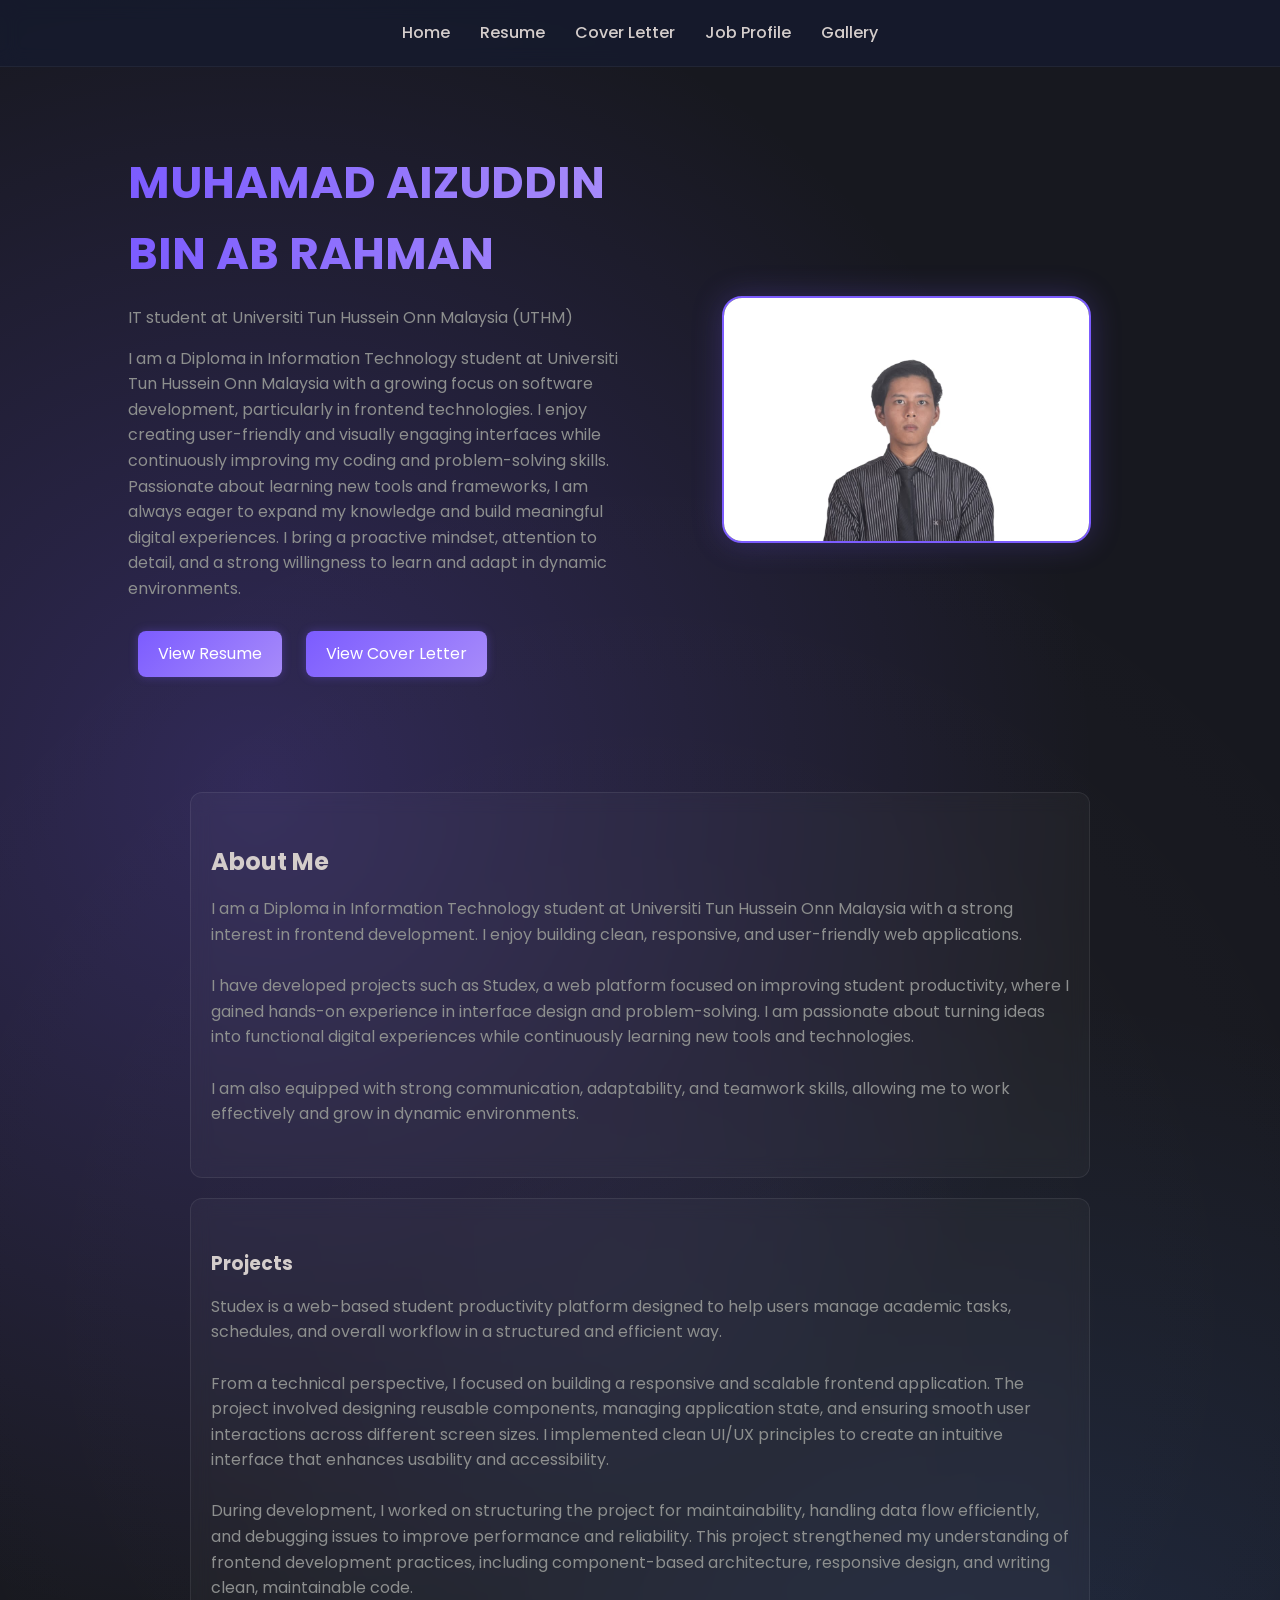
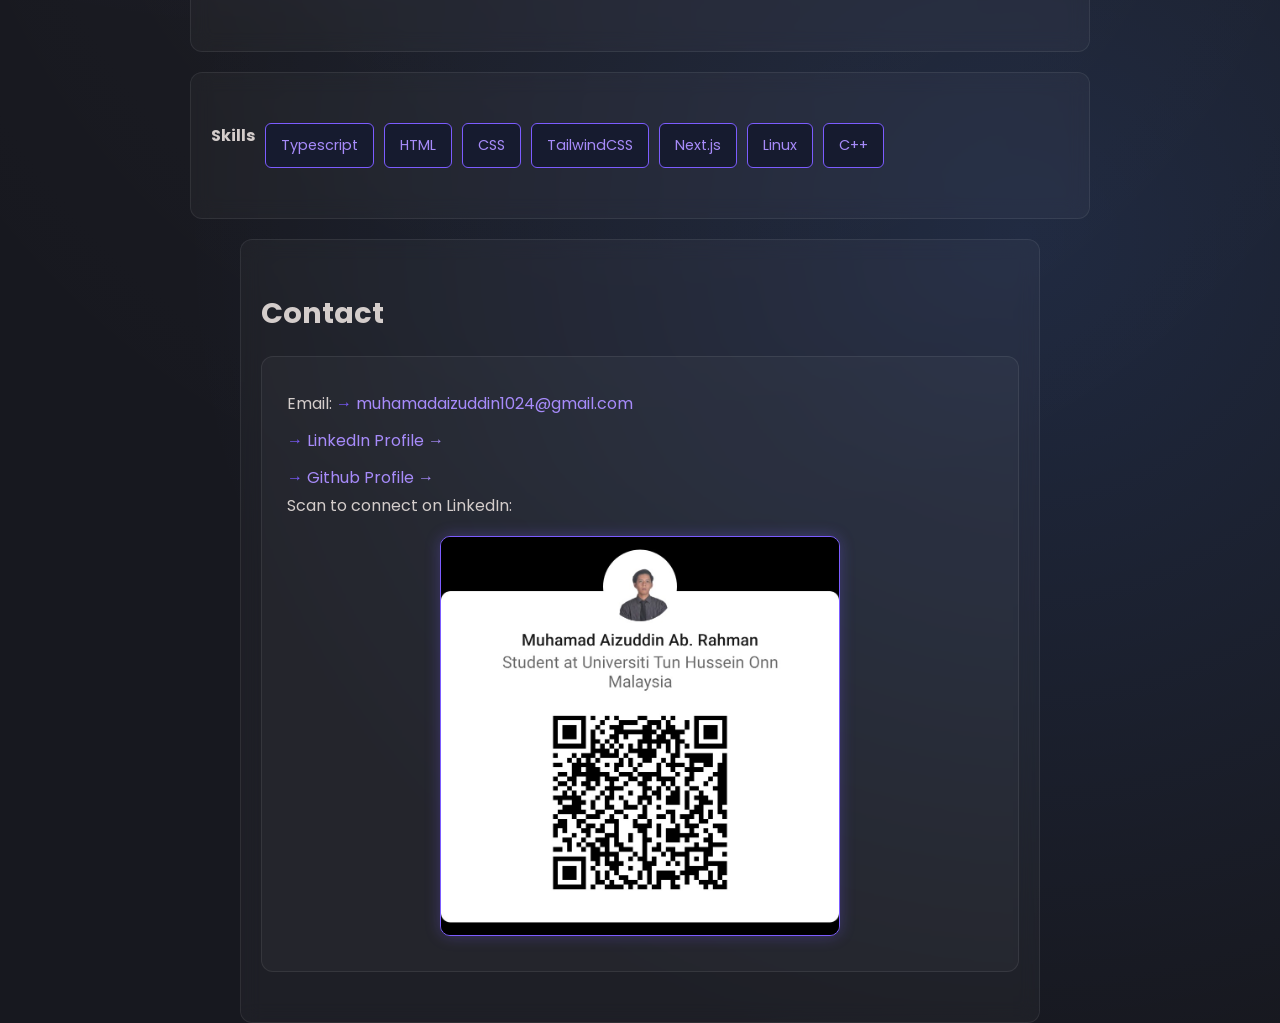
<file: index.html>
<!DOCTYPE html>
<html lang="en">
<head>
    <meta charset="UTF-8">
    <meta name="viewport" content="width=device-width, initial-scale=1.0">
    <title>E-portfolio</title>
    <link rel="stylesheet" href="style.css">
    <link href="https://fonts.googleapis.com/css2?family=Poppins:wght@300;500;700&display=swap" rel="stylesheet">
</head>
<body>
    <nav>
        <a href="/index.html">Home</a>
        <a href="/Resume.html">Resume</a>
        <a href="/CoverLetter.html">Cover Letter</a>
        <a href="/JobProfile.html">Job Profile</a>
        <a href="/Gallery.html">Gallery</a>
    </nav>
    <main class="hero">
        <div class="hero-text">
        <h1> 
            MUHAMAD AIZUDDIN BIN AB RAHMAN
        </h1>
        <p>
           IT student at Universiti Tun Hussein Onn Malaysia (UTHM) 
        </p>
            <p>
                I am a Diploma in Information Technology student at Universiti Tun Hussein Onn Malaysia with a growing focus on software development, 
                particularly in frontend technologies. I enjoy creating user-friendly and visually engaging interfaces 
                while continuously improving my coding and problem-solving skills.
                 Passionate about learning new tools and frameworks, 
                 I am always eager to expand my knowledge and build meaningful digital experiences. 
                 I bring a proactive mindset, 
                 attention to detail, and a strong willingness to learn and adapt in dynamic environments.
            </p>

            <a href="/Resume.html">View Resume</a>
            <a href="/CoverLetter.html">View Cover Letter</a>
        </div>
    

        <div class="hero-image">
            <img src="Portfolio pic.jpeg" alt="Placeholder">
        </div>
    </main>

    <section class="about"> 
        <h2> About Me </h2>
        <p> I am a Diploma in Information Technology student at Universiti Tun Hussein Onn Malaysia with a strong interest in frontend development. 
            I enjoy building clean, responsive, and user-friendly web applications. <br><br>

            I have developed projects such as Studex, a web platform focused on improving student productivity, 
            where I gained hands-on experience in interface design and problem-solving. 
            I am passionate about turning ideas into functional digital experiences while continuously learning new tools and technologies. <br><br> 

            I am also equipped with strong communication, adaptability, and teamwork skills, allowing me to work effectively and grow in dynamic environments.
        </p>
    </section>
    <section class="projects">
        <h3> Projects </h3>
                <p>
                    Studex is a web-based student productivity platform designed to help users manage academic tasks,
                     schedules, and overall workflow in a structured and efficient way. <br><br>

                    From a technical perspective, I focused on building a responsive and scalable frontend application. The project involved designing reusable components, 
                    managing application state, and ensuring smooth user interactions across different screen sizes. 
                    I implemented clean UI/UX principles to create an intuitive interface that enhances usability and accessibility. <br><br>

                    During development, I worked on structuring the project for maintainability, handling data flow efficiently, 
                    and debugging issues to improve performance and reliability. This project strengthened my understanding of frontend development practices, 
                    including component-based architecture, responsive design, and writing clean, maintainable code.
                </p>
    </section>
    <section class="skills">
        <h4>Skills</h4>
            <div>Typescript</div>
            <div>HTML</div>
            <div>CSS</div>
            <div>TailwindCSS</div>
            <div>Next.js</div>
            <div>Linux</div>
            <div>C++</div>
    </section>
    <section class="contact">
        <h4>Contact</h4>
            <div class="contact">
                Email: <a href="mailto:muhamadaizuddin1024@gmail.com">muhamadaizuddin1024@gmail.com</a><br>
                <a href="https://www.linkedin.com/in/muhamad-aizuddin-ab-rahman-111007389" target="_blank">LinkedIn Profile →</a><br>
                <a href="https://github.com/Zerpo-Zero">Github Profile →</a><br>
                Scan to connect on LinkedIn:
                <div class="qr-img">
                    <img src="files/QRCode.jpeg" alt="qrcode">
                </div>

            </div>
    </section>
</body>
</html>
</file>
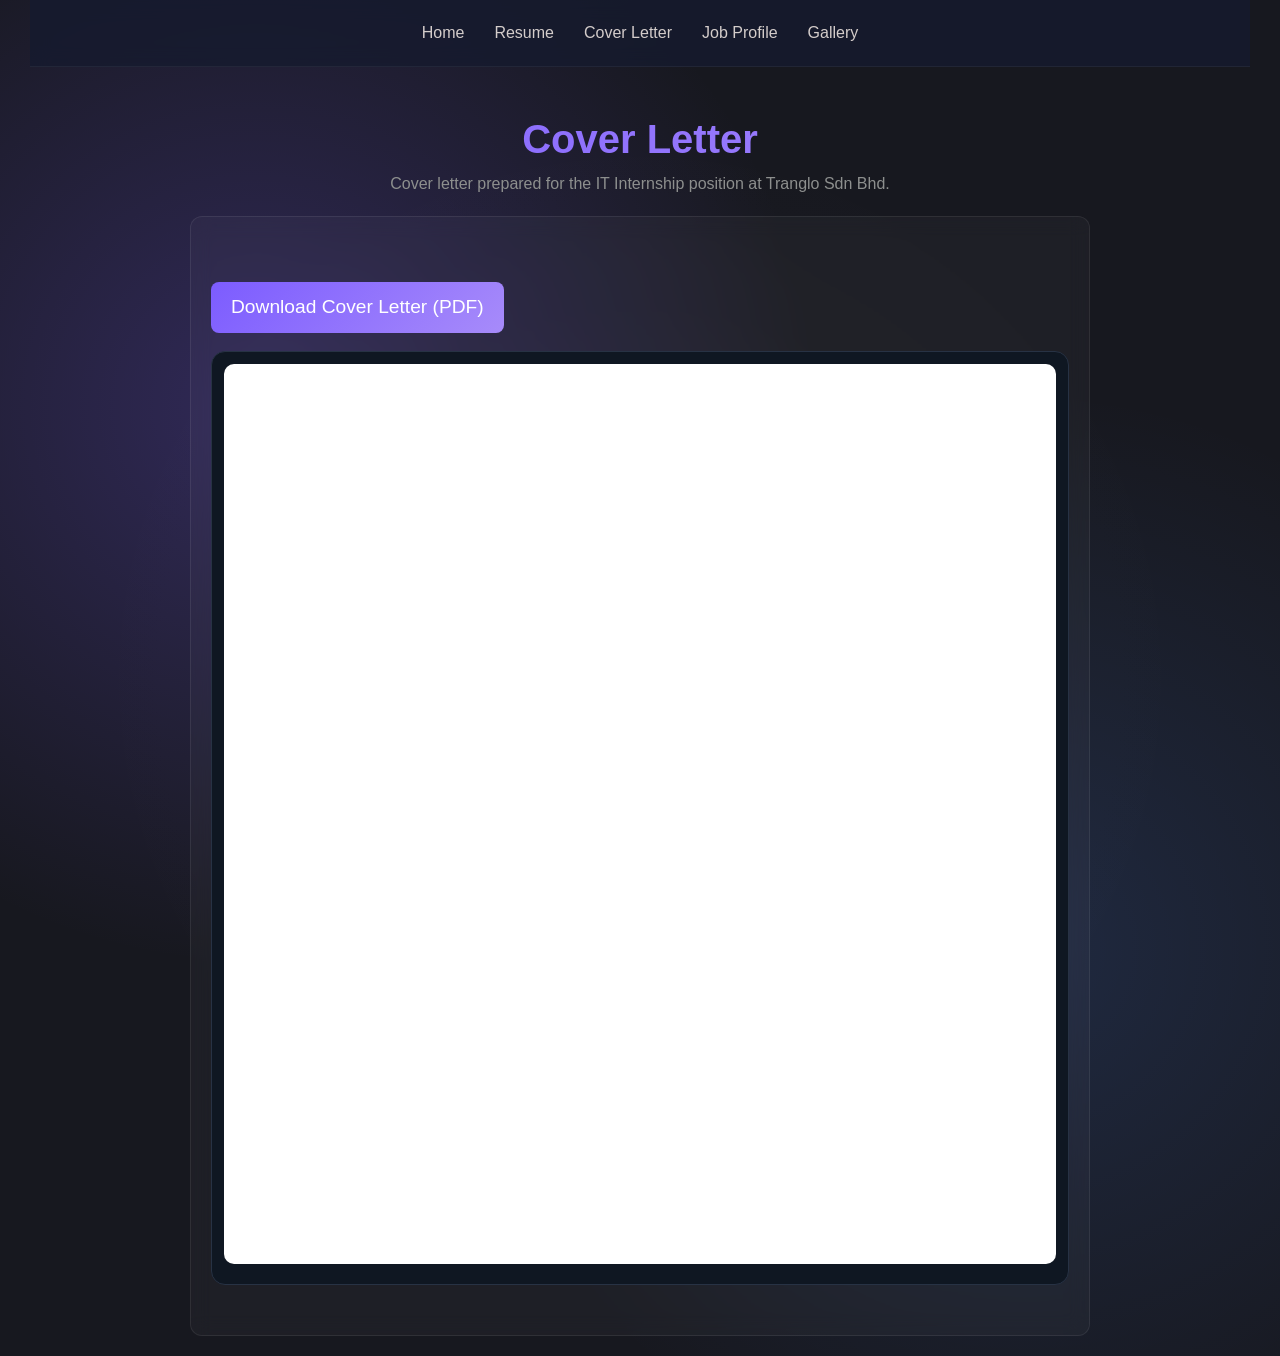
<file: CoverLetter.html>
<!DOCTYPE html>
<html lang="en">
<head>
  <meta charset="UTF-8">
  <meta name="viewport" content="width=device-width, initial-scale=1.0">
  <title>Cover Letter | Muhamad Aizuddin</title>
  <link rel="stylesheet" href="style.css">
</head>
<body>
  <div class="container">

    <nav>
      <a href="index.html">Home</a>
      <a href="Resume.html">Resume</a>
      <a href="CoverLetter.html">Cover Letter</a>
      <a href="JobProfile.html">Job Profile</a>
      <a href="Gallery.html">Gallery</a>
    </nav>

    <header class="simple-header">
      <h1 class="page-title">Cover Letter</h1>
      <p class="note">
        Cover letter prepared for the IT Internship position at Tranglo Sdn Bhd.
      </p>
    </header>

    <section class="pdf-section">
      <div class="pdf-actions">
        <a class="button primary" href="/files/COVER LETTER - MUHAMAD AIZUDDIN BIN AB RAHMAN.pdf" download>
          Download Cover Letter (PDF)
        </a>
     </div>

      <div class="pdf-viewer">
        <iframe
          src="/files/COVER LETTER - MUHAMAD AIZUDDIN BIN AB RAHMAN.pdf"
          title="Muhamad Aizuddin bin Ab. Rahman"
          width="100%"></iframe>
      </div>
    </section>

  </div>
</body>
</html>
</file>
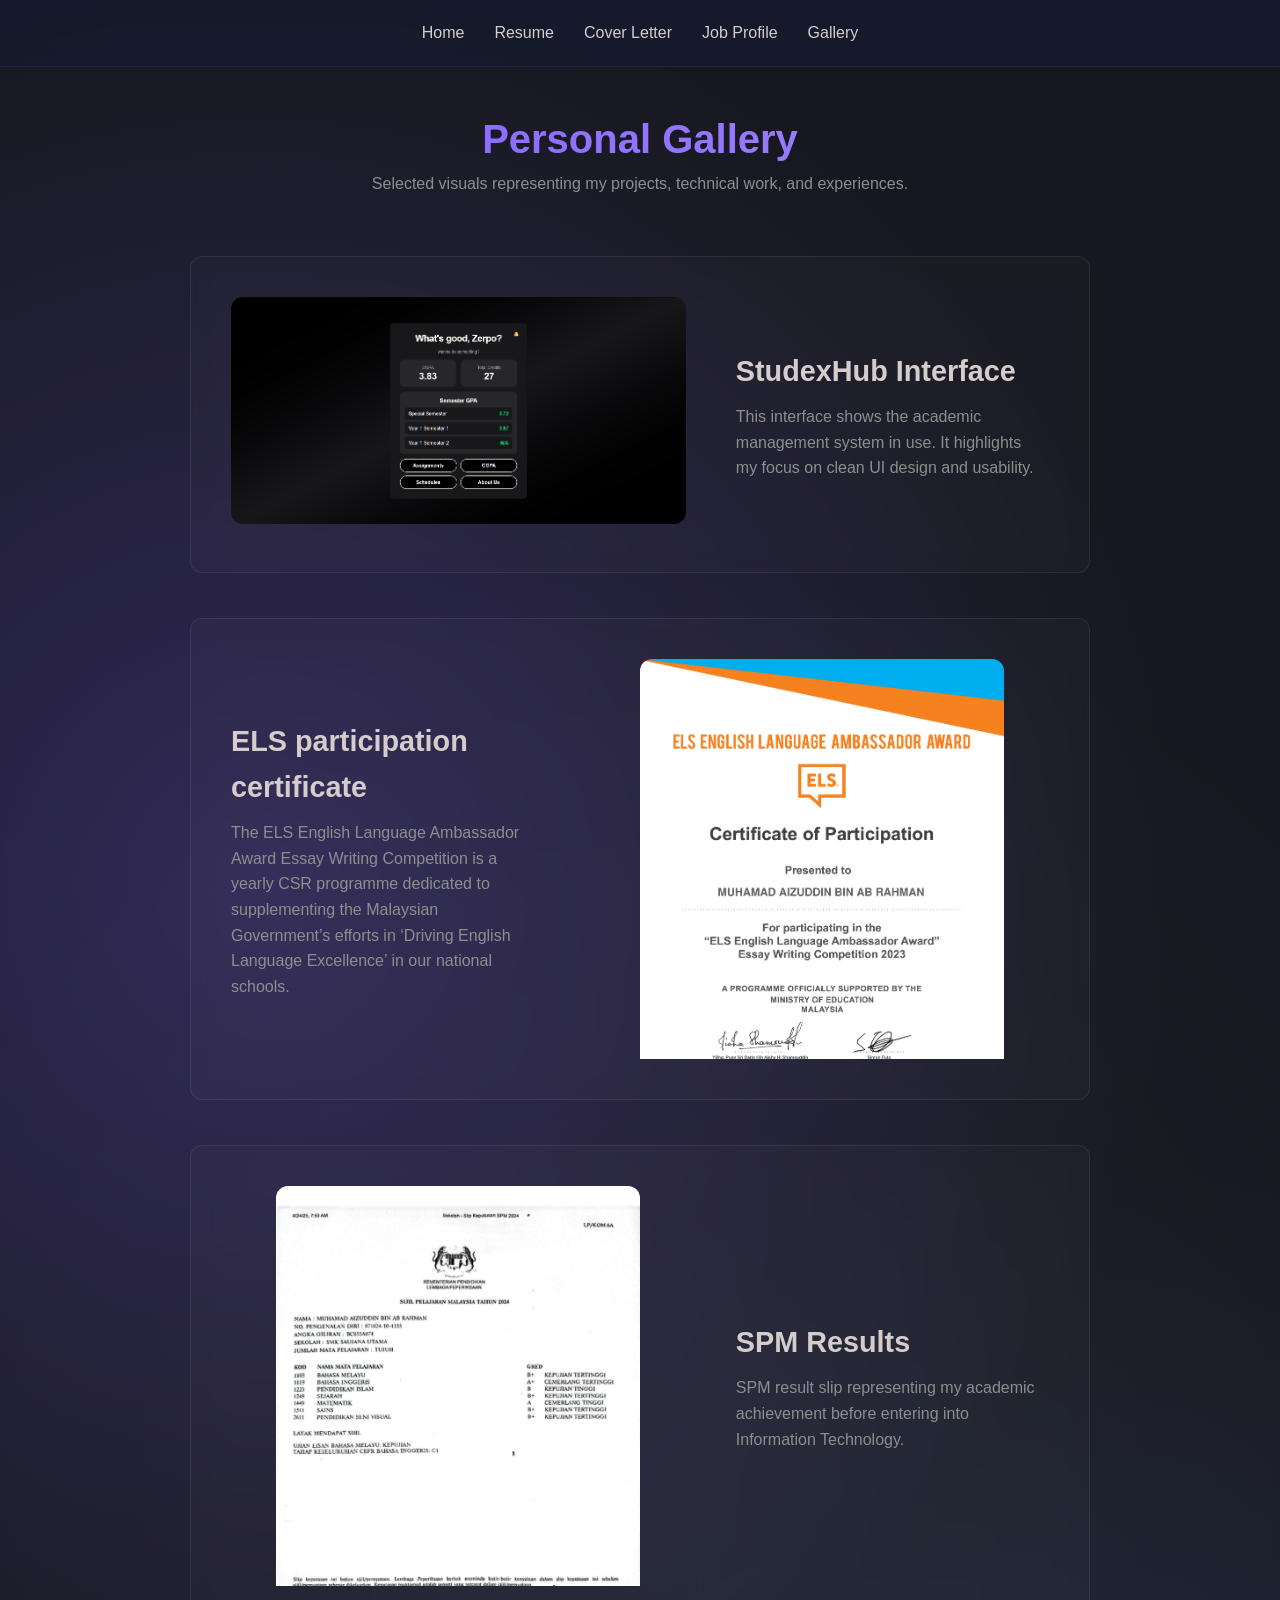
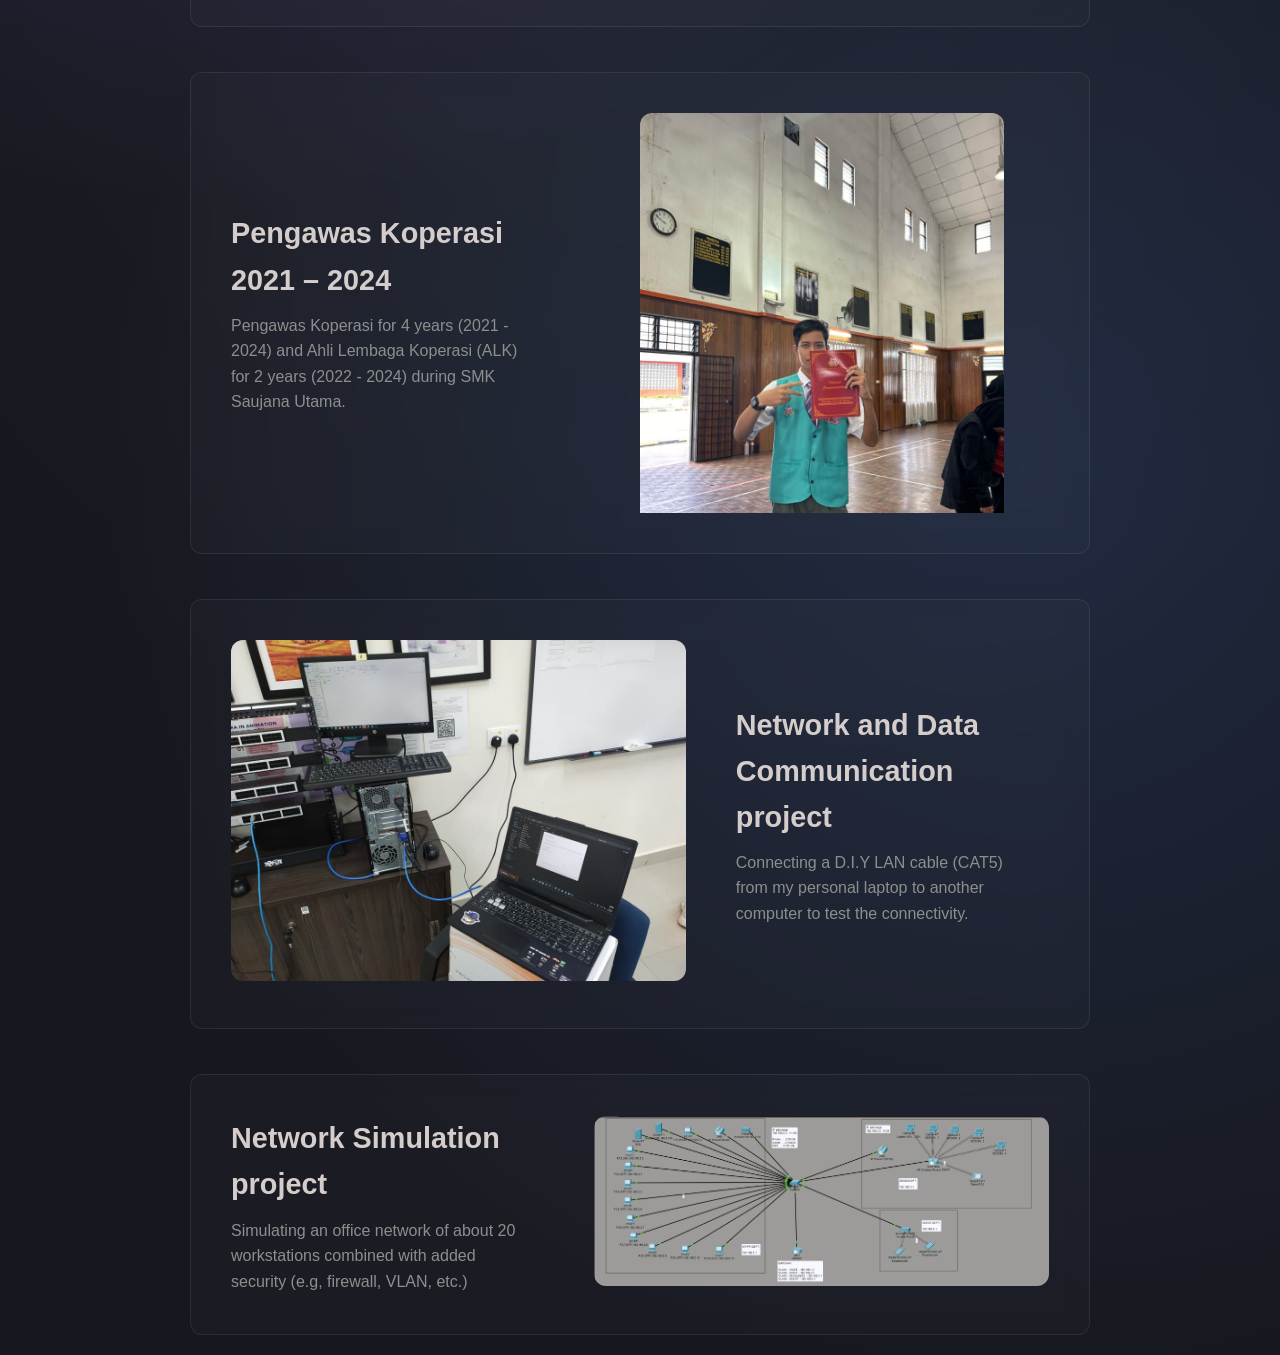
<file: Gallery.html>
<!DOCTYPE html>
<html lang="en">
<head>
    <meta charset="UTF-8">
    <meta name="viewport" content="width=device-width, initial-scale=1.0">
    <title>Gallery</title>
    <link rel="stylesheet" href="style.css">
</head>
<body>
    <nav>
        <a href="/index.html">Home</a>
        <a href="/Resume.html">Resume</a>
        <a href="/CoverLetter.html">Cover Letter</a>
        <a href="/JobProfile.html">Job Profile</a>
        <a href="/Gallery.html">Gallery</a>
    </nav>
    <header class="simple-header">
      <h1 class="page-title">Personal Gallery</h1>
      <p class="note">
        Selected visuals representing my projects, technical work, and experiences.
      </p>
    </header>

    <div class="gallery-grid">

<section class="gallery-item">
    <div class="gallery-image">
        <img src="files/studexhub.png" alt="StudexHub UI">
    </div>

    <div class="gallery-text">
        <h2>StudexHub Interface</h2>
        <p>
            This interface shows the academic management system in use.
            It highlights my focus on clean UI design and usability.
        </p>
    </div>
</section>

<section class="gallery-item">
    <div class="gallery-image cert">
        <img src="files/ELS_CERTIFICATION-1.png" alt="ELS ceritfication">
    </div>

    <div class="gallery-text">
        <h2>ELS participation certificate</h2>
        <p>
            The ELS English Language Ambassador Award Essay Writing Competition is a 
            yearly CSR programme dedicated to supplementing the Malaysian Government’s efforts
             in ‘Driving English Language Excellence’ in our national schools.
        </p>
    </div>
</section>

<section class="gallery-item">
    <div class="gallery-image cert">
        <img src="files/SPM.png" alt="SPM Results">
    </div>

    <div class="gallery-text">
        <h2>SPM Results</h2>
        <p>
            SPM result slip representing my academic achievement before entering into Information Technology.
        </p>
    </div>
</section>

<section class="gallery-item">
    <div class="gallery-image cert">
        <img src="files/KoperasiALK.jpeg" alt="Koperasi">
    </div>

    <div class="gallery-text">
        <h2>Pengawas Koperasi 2021 – 2024</h2>
        <p>
            Pengawas Koperasi for 4 years (2021 - 2024) and Ahli Lembaga Koperasi (ALK) for 2 years (2022 - 2024) during SMK Saujana Utama.
        </p>
    </div>
</section>
<section class="gallery-item">
    <div class="gallery-image">
        <img src="files/Network.jpeg" alt="Network">
    </div>

    <div class="gallery-text">
        <h2>Network and Data Communication project</h2>
        <p>
            Connecting a D.I.Y LAN cable (CAT5) from my personal laptop to another computer to test the connectivity.
        </p>
    </div>
</section>

<section class="gallery-item">
    <div class="gallery-image">
        <img src="files/Network2.png" alt="Network Project">
    </div>

    <div class="gallery-text">
        <h2>Network Simulation project</h2>
        <p>
            Simulating an office network of about 20 workstations combined with added security (e.g, firewall, VLAN, etc.)
        </p>
    </div>
</section>

  </div>
</body>
</html>
</file>
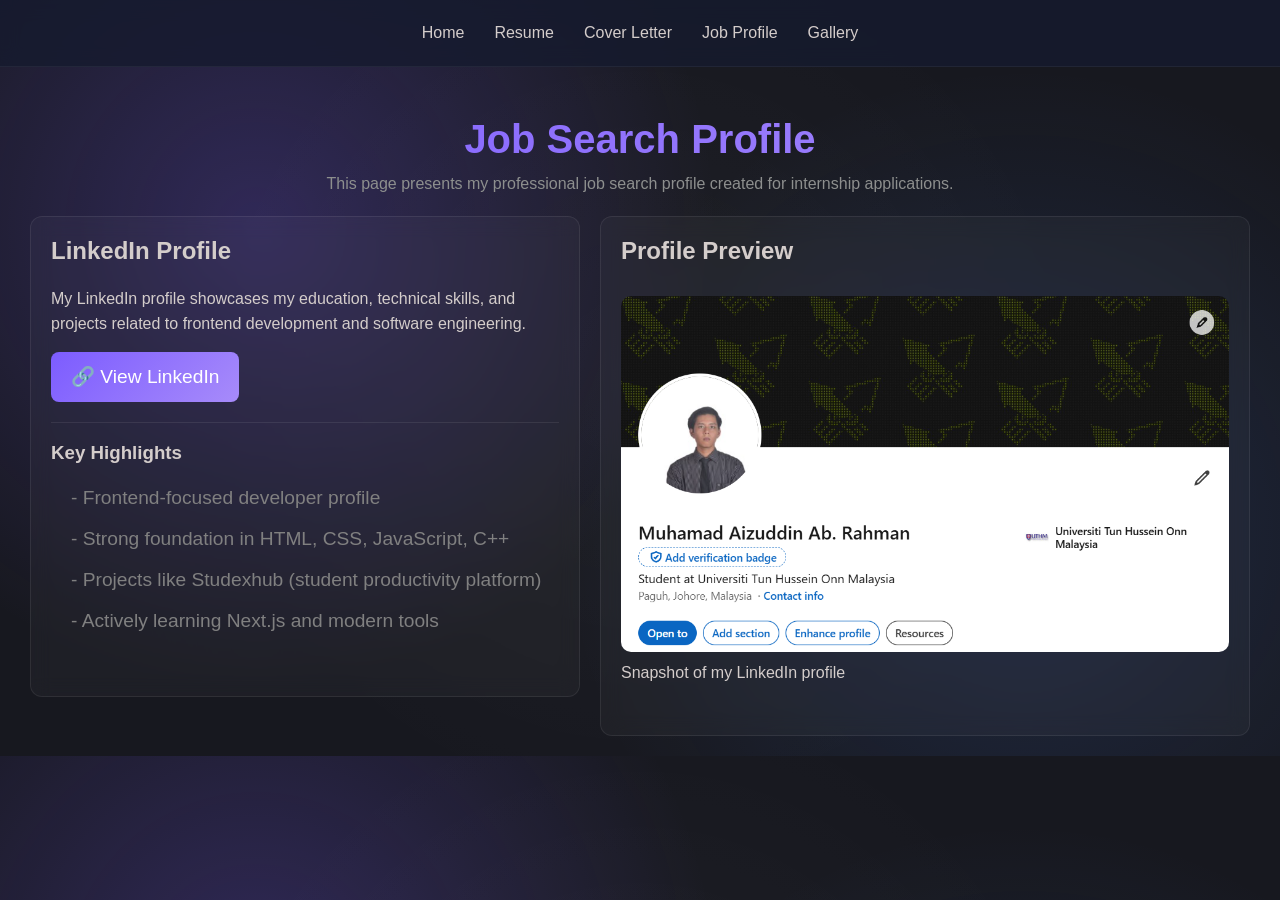
<file: JobProfile.html>
<!DOCTYPE html>
<html lang="en">
<head>
    <meta charset="UTF-8">
    <meta name="viewport" content="width=device-width, initial-scale=1.0">
    <title>Gallery</title>
    <link rel="stylesheet" href="style.css">
</head>
<body>
    <nav>
        <a href="/index.html">Home</a>
        <a href="/Resume.html">Resume</a>
        <a href="/CoverLetter.html">Cover Letter</a>
        <a href="/JobProfile.html">Job Profile</a>
        <a href="/Gallery.html">Gallery</a>
    </nav>
<div class="container">

  <header class="simple-header">
    <h1 class="page-title">Job Search Profile</h1>
    <p class="note">
     This page presents my professional job search profile created for internship applications.
    </p>
  </header>

  <div class="job-layout">

    <!-- LEFT SIDE -->
    <div class="job-left">

<section class="profile-card">
  <h2>LinkedIn Profile</h2>

  <p>
    My LinkedIn profile showcases my education, technical skills,
    and projects related to frontend development and software engineering.
  </p>

  <a class="button primary" href="https://www.linkedin.com/in/muhamad-aizuddin-ab-rahman-111007389" target="_blank">
    🔗 View LinkedIn
  </a>

  <div class="profile-highlights">
    <h3>Key Highlights</h3>
    <ul>
      <li>- Frontend-focused developer profile</li>
      <li>- Strong foundation in HTML, CSS, JavaScript, C++</li>
      <li>- Projects like Studexhub (student productivity platform)</li>
      <li>- Actively learning Next.js and modern tools</li>
    </ul>
  </div>
</section>

    </div>

    <!-- RIGHT SIDE -->
    <div class="job-right">

      <section class="preview-card">
        <h2>Profile Preview</h2>
        <img src="files/image.png" alt="LinkedIn preview">
        <p class="caption">Snapshot of my LinkedIn profile</p>
      </section>

    </div>

  </div>

</div>
</body>
</html>
</file>
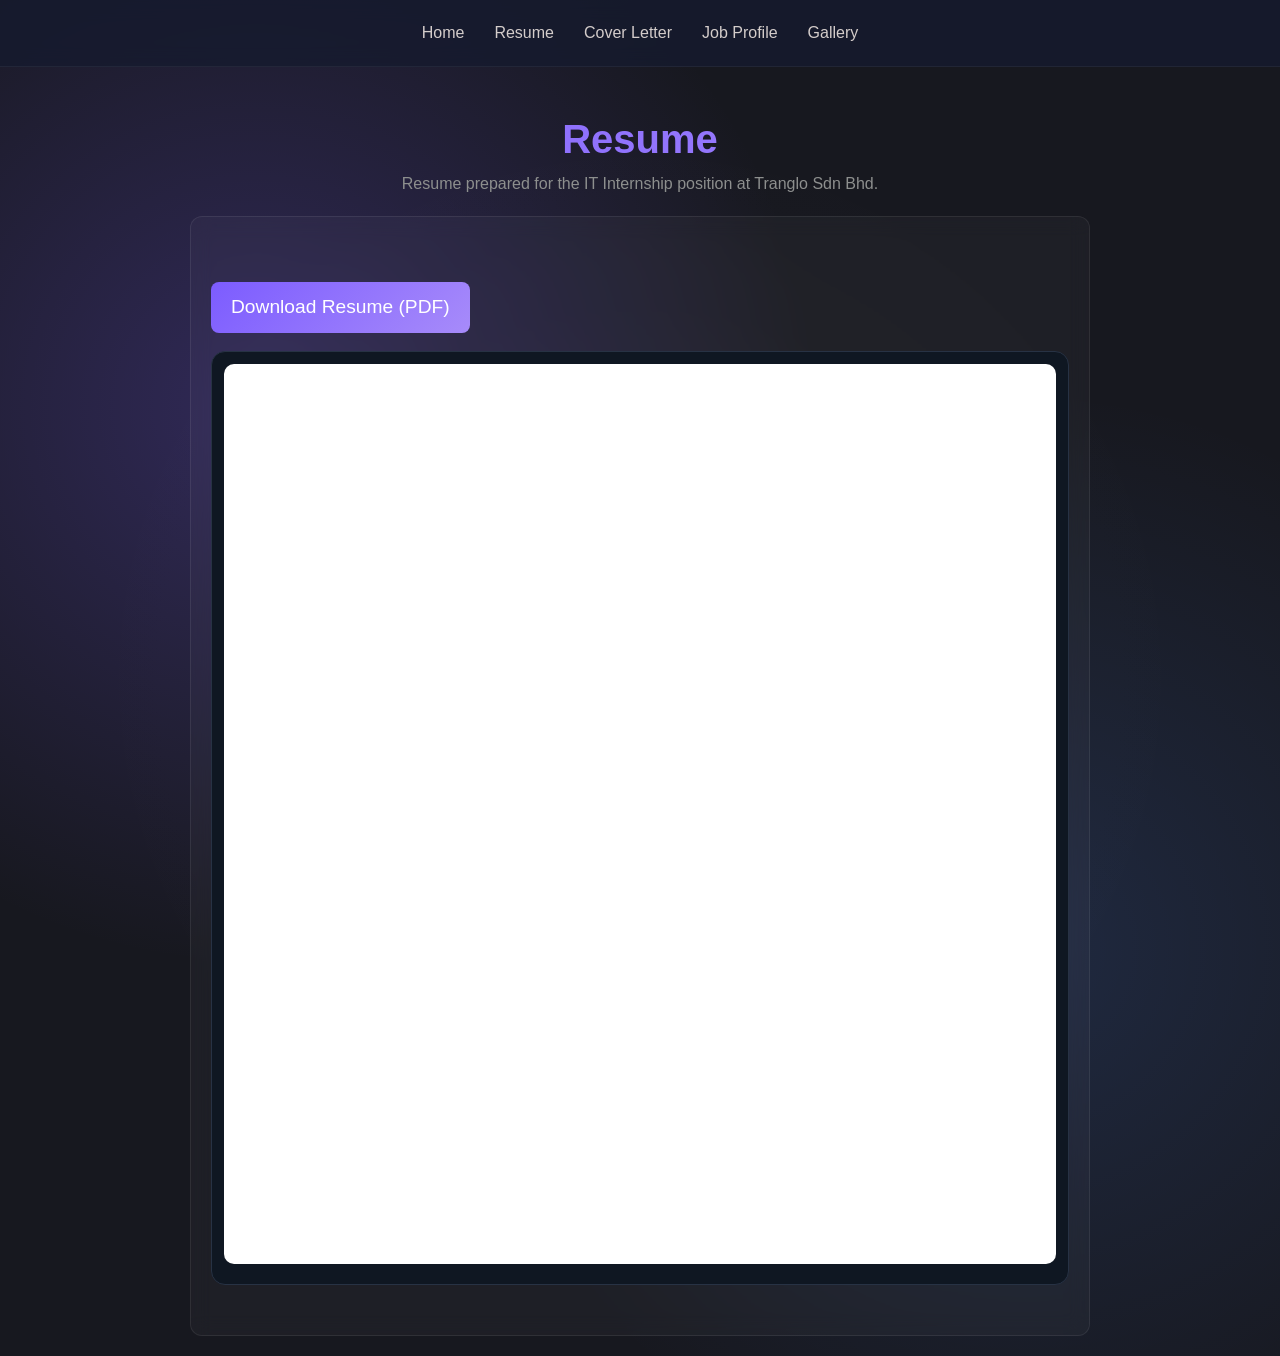
<file: Resume.html>
<!DOCTYPE html>
<html lang="en">
<head>
    <meta charset="UTF-8">
    <meta name="viewport" content="width=device-width, initial-scale=1.0">
    <title>Gallery</title>
    <link rel="stylesheet" href="style.css">
</head>
<body>
    <nav>
        <a href="/index.html">Home</a>
        <a href="/Resume.html">Resume</a>
        <a href="/CoverLetter.html">Cover Letter</a>
        <a href="/JobProfile.html">Job Profile</a>
        <a href="/Gallery.html">Gallery</a>
    </nav>
    <header class="simple-header">
      <h1 class="page-title">Resume</h1>
      <p class="note">
        Resume prepared for the IT Internship position at Tranglo Sdn Bhd.
      </p>
    </header>

    <section class="pdf-section">
      <div class="pdf-actions">
        <a class="button primary" href="/files/RESUME ECD.pdf" download>
          Download Resume (PDF)
        </a>
     </div>

      <div class="pdf-viewer">
        <iframe
          src="/files/RESUME ECD.pdf"
          title="Muhamad Aizuddin bin Ab. Rahman"
          width="100%"></iframe>
      </div>
    </section>

  </div>
</body>
</html>
</file>
<file: style.css>
/* ===== Global Reset ===== */
* {
    margin: 0;
    padding: 0;
    box-sizing: border-box;
}

/* ===== Body ===== */
body {
    font-family: 'Poppins', sans-serif;
    color: #D4CDCB;
    line-height: 1.6;

    background:
        radial-gradient(circle at 20% 30%, rgba(124, 92, 255, 0.25), transparent 40%),
        radial-gradient(circle at 80% 70%, rgba(79, 140, 255, 0.15), transparent 40%),
        radial-gradient(circle at 50% 50%, rgba(255, 255, 255, 0.03), transparent 60%),
        #17181F;
}

body::before {
    content: "";
    position: fixed;
    inset: 0;
    background: url("https://www.transparenttextures.com/patterns/noise.png");
    opacity: 0.05;
    pointer-events: none;
}

/* ===== Navbar ===== */
nav {
    display: flex;
    justify-content: center;
    gap: 30px;
    padding: 20px;
    background-color: rgba(22, 27, 47, 0.8);
    backdrop-filter: blur(10px);
    border-bottom: 1px solid rgba(255, 255, 255, 0.05);
    position: sticky;
    top: 0;
}

nav a {
    text-decoration: none;
    color: #D4CDCB;
    font-weight: 500;
    transition: 0.3s;
}

nav a:hover {
    color: #8D8F8E;
}

/* ===== Main Section ===== */
main {
    padding: 0;
}

main h1 {
    font-size: 2.5rem;
    margin-bottom: 10px;
    background: linear-gradient(90deg, #7C5CFF, #A78BFA);

    background-clip: text;
    -webkit-background-clip: text;

    -webkit-text-fill-color: transparent;
}

main p {
    max-width: 700px;
    margin: 10px auto;
    color: #8D8F8E;
}

/* Buttons */
main a {
    display: inline-block;
    margin: 15px 10px;
    padding: 10px 20px;
    background-color:#7C5CFF;
    box-shadow: 0 0 10px #7C5CFF50;
    color: #fff;
    text-decoration: none;
    border-radius: 8px;
    transition: 0.3s;
}

main a:hover {
    box-shadow: 0 0 20px #7C5CFF;
    background-color: #8D8F8E;
}

/* ===== Sections ===== */
section {
    padding: 50px 20px;
    max-width: 900px;
    background: rgba(255, 255, 255, 0.03);
    backdrop-filter: blur(10px);
    border: 1px solid rgba(255, 255, 255, 0.08);
    border-radius: 12px;
    margin: 20px auto;
}

section:hover {
    transform: translateY(-5px);
    transition: 0.3s ease;
}

section h2, section h3, section h4 {
    margin-bottom: 15px;
    color: #D4CDCB;
}

/* ===== About ===== */
.about p {
    color: #8D8F8E;
}

/* ===== Projects ===== */
.projects p {
    color: #8D8F8E;
}

/* ===== Skills ===== */
.skills {
    display: flex;
    flex-wrap: wrap;
    gap: 10px;
}

.skills div {
    background-color: #161B2F;
    padding: 10px 15px;
    border-radius: 6px;
    border: 1px solid #7C5CFF;
    color: #A78BFA;
    font-size: 0.9rem;
}

.skills div:hover {
    transform: scale(1.05);
    background-color: #7C5CFF;
    color: white;
}

/* ==== Contact ===== */

.contact {
    padding: 50px 20px;
    max-width: 800px;
    margin: auto;
}
.contact > .contact {
    background: rgba(255, 255, 255, 0.03);
    border: 1px solid rgba(255, 255, 255, 0.08);
    border-radius: 12px;
    padding: 25px;
    margin-top: 20px;
    line-height: 1.8;
}
.contact a {
    color: #A78BFA;
    text-decoration: none;
    display: inline-block;
    margin-top: 8px;
    transition: 0.3s;
}

.contact a:hover {
    color: #7C5CFF;
    transform: translateX(5px);
}
.contact h4 {
    font-size: 1.8rem;
    margin-bottom: 15px;
    color: #D4CDCB;
}
.qr-img {
    margin-top: 15px;
    text-align: center;
}

.qr-img img {
    width: 400px;
    height: 400px;
    object-fit: cover;
    border-radius: 10px;
    border: 1px solid #7C5CFF;
    box-shadow: 0 0 15px rgba(124, 92, 255, 0.3);
}
.contact a::before {
    content: "→ ";
    color: #7C5CFF;
}
.contact > .contact:hover {
    box-shadow: 0 0 25px rgba(124, 92, 255, 0.15);
    transform: translateY(-3px);
    transition: 0.3s;
}

.hero {
    display: flex;
    align-items: center;
    justify-content: space-between;
    gap: 40px;
    padding: 80px 10%;
}

/* Left side */

.hero-text h1 {
    font-size: 2.8rem;
    margin-bottom: 15px;
}

.hero-text p {
    margin-bottom: 15px;
    color: #8D8F8E;
}

.hero-text a {
    display: inline-block;
    margin-right: 10px;
    padding: 10px 20px;
    border-radius: 8px;
    background: linear-gradient(135deg, #7C5CFF, #A78BFA);
    color: white;
    text-decoration: none;
    transition: 0.3s;
}

.hero-text a:hover {
    transform: translateY(-2px);
    box-shadow: 0 10px 20px #7C5CFF40;
}

.hero-text {
    flex: 1;
}

/* Right side */
.hero-image {
    flex: 1;
    display: flex;
    justify-content: center;
}

.hero-image img {
    width: 75%;
    border-radius: 20px;
    border: 2px solid #7C5CFF;
    box-shadow: 0 0 30px #7C5CFF40;
}

@media (max-width: 768px) {
    .hero {
        flex-direction: column;
        text-align: center;
    }
}

html {
    scroll-behavior: smooth;
}

.pdf-section {
  margin-top: 20px;
}

.pdf-actions {
  margin-bottom: 18px;
}

.pdf-viewer {
  background: #0f1722;
  border: 1px solid #273244;
  border-radius: 14px;
  padding: 12px;
}

.pdf-viewer iframe {
  width: 100%;
  height: 900px;
  border: none;
  border-radius: 10px;
  background: #ffffff;
}

@media (max-width: 700px) {
  .pdf-viewer iframe {
    height: 600px;
  }
}

.job-layout {
    display: flex;
    gap: 20px;
    align-items: flex-start;
}

.job-left {
    flex: 2;
    display: flex;
    flex-direction: column;
    gap: 15px;
}

.job-right {
    flex: 3;
    max-width: 650px;
}
.profile-card,
.preview-card,
.profile-highlights {
    margin-top: 20px;
    padding-top: 15px;
    border-top: 1px solid rgba(255, 255, 255, 0.08);
}
.profile-highlights ul {
    list-style: none;
    padding-left: 0;
    font-size: larger;
}

.profile-highlights li {
    margin-bottom: 10px;
    padding-left: 20px;
    position: relative;
    color: grey;
}
.button.primary {
    display: inline-block;
    margin-top: 15px;
    padding: 10px 20px;
    border-radius: 8px;
    background: linear-gradient(135deg, #7C5CFF, #A78BFA);
    color: white;
    text-decoration: none;
    transition: 0.3s;
    font-size: larger;
}

.button.primary:hover {
    transform: translateY(-2px);
    box-shadow: 0 10px 20px #7C5CFF40;
}
.preview-card img {
    width: 100%;
    border-radius: 10px;
    margin-top: 10px;
}
.simple-header {
    text-align: center;
    margin-top: 40px;
}

.page-title {
    font-size: 2.5rem;
    background: linear-gradient(90deg, #7C5CFF, #A78BFA);
    -webkit-background-clip: text;
    -webkit-text-fill-color: transparent;
}

.note {
    color: #8D8F8E;
}
@media (max-width: 768px) {
    .job-layout {
        flex-direction: column;
    }
}

.container {
    max-width:  1400px;
    margin: auto;
    padding: 0 30px;
}


.gallery-grid {
    display: flex;
    flex-direction: column;
    gap: 5px;
    margin-top: 40px;
}

.gallery-item {
    display: flex;
    gap: 50px;
    align-items: center;
    background: rgba(255,255,255,0.02);
    padding: 40px;
    border-radius: 12px;
}

.gallery-image {
    flex: 3;
}

.gallery-image img {
    width: 100%;
    border-radius: 12px;
}
.gallery-image.cert {
    height: 400px; /* adjust this */
    overflow: hidden;
}

.gallery-image.cert img {
    width: 80%;
    margin: auto;
    display: block;
}

.gallery-text {
    flex: 2;
    max-width: none;
    padding-right: 10px;
}

.gallery-text h2 {
    margin-bottom: 10px;
    font-size: 1.8rem;
}

.gallery-text p {
    color: #8D8F8E;
}

.gallery-item:nth-child(even) {
    flex-direction: row-reverse;
}

@media (max-width: 768px) {
    .gallery-item {
        flex-direction: column;
        text-align: center;
    }
}
</file>
